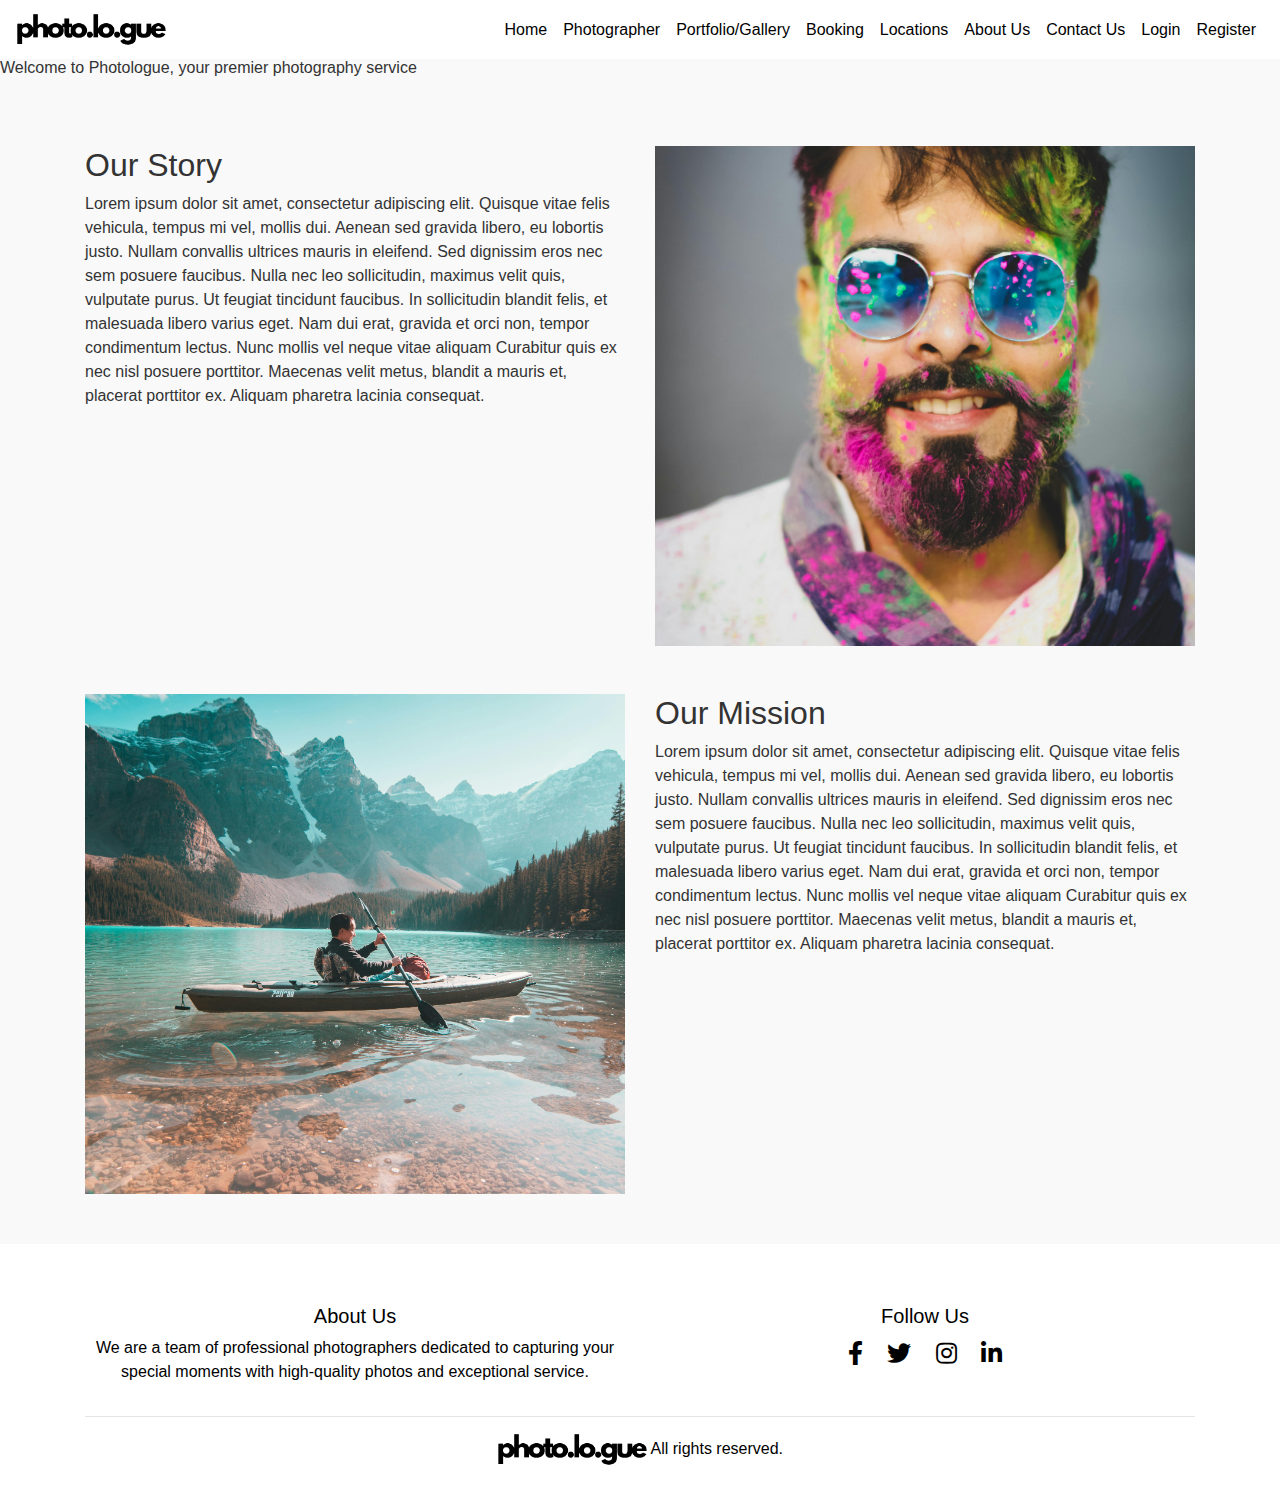
<file: about-us.html>
<!DOCTYPE html>
<html lang="en">

<head>
    <meta charset="UTF-8">
    <meta name="viewport" content="width=device-width, initial-scale=1.0">
    <title>Photologue - About Us</title>
    <link rel="icon" type="image/png" href="./assets/favicon/favicon.ico">
    <link rel="stylesheet" href="https://stackpath.bootstrapcdn.com/bootstrap/4.5.2/css/bootstrap.min.css">
    <link rel="stylesheet" href="https://cdnjs.cloudflare.com/ajax/libs/font-awesome/5.15.3/css/all.min.css">
    <link rel="stylesheet" href="./style.css">
    <style>
        .content {
            padding: 50px 15px;
        }

        .photo-img {
            height: 500px;
            width: 600px;
            object-fit: cover;
        }
    </style>
</head>

<body>
    <!-- Navigation Bar -->
    <nav class="navbar navbar-expand-lg navbar-light fixed-top navbar-custom">
        <a class="navbar-brand" href="#"><img src="./assets/logo-photologue.png" alt="logo-photologue" class="logo"></a>
        <button class="navbar-toggler" type="button" data-toggle="collapse" data-target="#navbarNav"
            aria-controls="navbarNav" aria-expanded="false" aria-label="Toggle navigation">
            <span class="navbar-toggler-icon"></span>
        </button>
        <div class="collapse navbar-collapse" id="navbarNav">
            <ul class="navbar-nav ml-auto">
                <li class="nav-item"><a class="nav-link" href="./home.html">Home</a></li>
                <li class="nav-item"><a class="nav-link" href="./photographer.html">Photographer</a></li>
                <li class="nav-item"><a class="nav-link" href="./galery.html">Portfolio/Gallery</a></li>
                <li class="nav-item"><a class="nav-link" href="./booking.html">Booking</a></li>
                <li class="nav-item"><a class="nav-link" href="./location.html">Locations</a></li>
                <li class="nav-item"><a class="nav-link" href="./about-us.html">About Us</a></li>
                <li class="nav-item"><a class="nav-link" href="http://localhost/phase0/contact-us.html">Contact Us</a></li>
                <li class="nav-item"><a class="nav-link" href="http://localhost/phase0/login.html">Login</a></li>
                <li class="nav-item"><a class="nav-link" href="http://localhost/phase0/register.html">Register</a></li>
            </ul>
        </div>
    </nav>

    <!-- About Us Content -->
    <div class="header">
        <h1>About Us</h1>
        <p>Welcome to Photologue, your premier photography service</p>
    </div>

    <div class="container content">
        <div class="row">
            <div class="col-md-6">
                <h2>Our Story</h2>

                <p>Lorem ipsum dolor sit amet, consectetur adipiscing elit. Quisque vitae felis vehicula, tempus mi vel, mollis dui. Aenean sed gravida libero, eu lobortis justo. Nullam convallis ultrices mauris in eleifend. Sed dignissim eros nec sem posuere faucibus. Nulla nec leo sollicitudin, maximus velit quis, vulputate purus. Ut feugiat tincidunt faucibus. In sollicitudin blandit felis, et malesuada libero varius eget. Nam dui erat, gravida et orci non, tempor condimentum lectus. Nunc mollis vel neque vitae aliquam Curabitur quis ex nec nisl posuere porttitor. Maecenas velit metus, blandit a mauris et, placerat porttitor ex. Aliquam pharetra lacinia consequat.</p>

            </div>
            <div class="col-md-6">
                <img src="./assets/random-portfolio/8.jpg" class="img-fluid photo-img" alt="Our Story">
            </div>
        </div>

        <div class="row mt-5">
            <div class="col-md-6">
                <img src="./assets/random-portfolio/13.jpg" class="img-fluid photo-img" alt="Our Mission">
            </div>
            <div class="col-md-6">
                <h2>Our Mission</h2>

                <p>Lorem ipsum dolor sit amet, consectetur adipiscing elit. Quisque vitae felis vehicula, tempus mi vel, mollis dui. Aenean sed gravida libero, eu lobortis justo. Nullam convallis ultrices mauris in eleifend. Sed dignissim eros nec sem posuere faucibus. Nulla nec leo sollicitudin, maximus velit quis, vulputate purus. Ut feugiat tincidunt faucibus. In sollicitudin blandit felis, et malesuada libero varius eget. Nam dui erat, gravida et orci non, tempor condimentum lectus. Nunc mollis vel neque vitae aliquam Curabitur quis ex nec nisl posuere porttitor. Maecenas velit metus, blandit a mauris et, placerat porttitor ex. Aliquam pharetra lacinia consequat.</p>

            </div>
        </div>
    </div>

    <!-- Footer -->
    <footer class="footer">
        <div class="container">
            <div class="row">
                <div class="col-md-6">
                    <h5>About Us</h5>
                    <p>We are a team of professional photographers dedicated to capturing your special moments with high-quality photos and exceptional service.</p>
                </div>
                <div class="col-md-6">
                    <h5>Follow Us</h5>
                    <div class="social-icons">
                        <a href="#"><i class="fab fa-facebook-f"></i></a>
                        <a href="#"><i class="fab fa-twitter"></i></a>
                        <a href="#"><i class="fab fa-instagram"></i></a>
                        <a href="#"><i class="fab fa-linkedin-in"></i></a>
                    </div>
                </div>
            </div>
            <hr>
            <p> <img src="./assets/logo-photologue.png" alt="logo-photologue" class="logo" srcset=""> All rights reserved.</p>
        </div>
    </footer>

    <script src="https://code.jquery.com/jquery-3.5.1.slim.min.js"></script>
    <script src="https://cdn.jsdelivr.net/npm/@popperjs/core@2.9.2/dist/umd/popper.min.js"></script>
    <script src="https://stackpath.bootstrapcdn.com/bootstrap/4.5.2/js/bootstrap.min.js"></script>
</body>

</html>
</file>
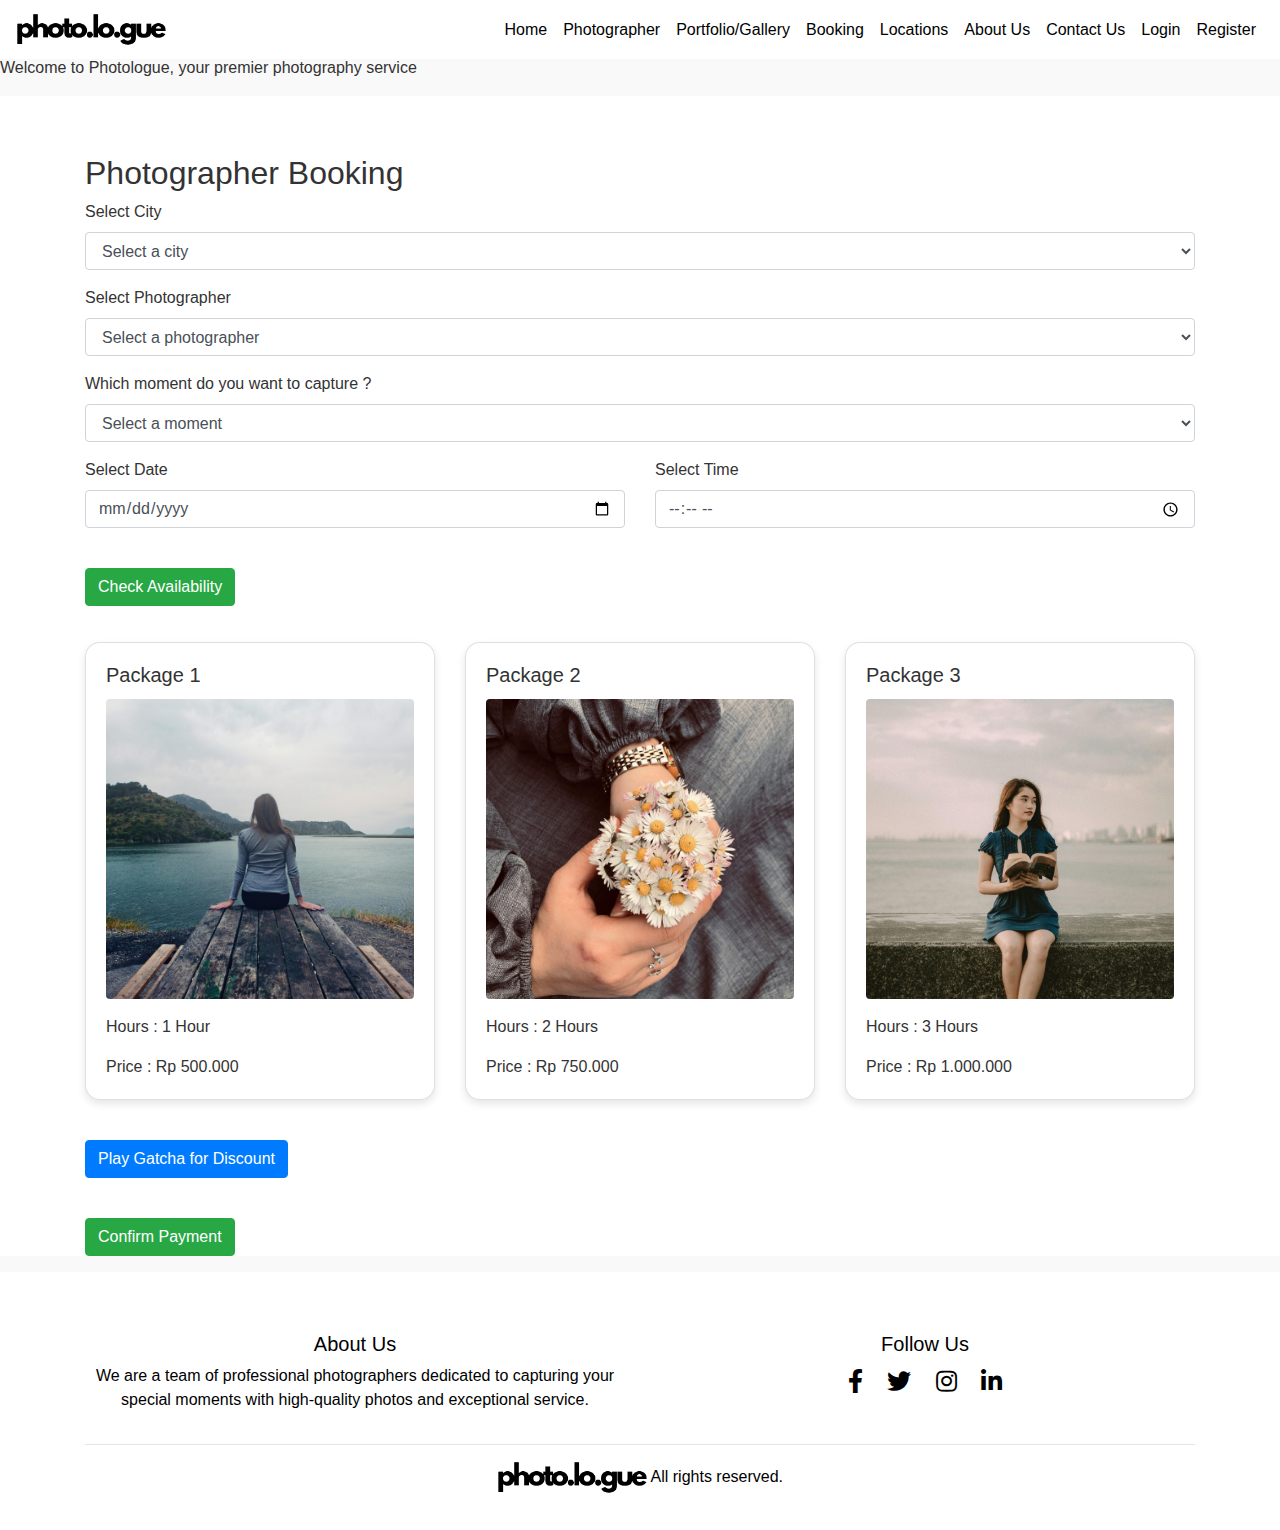
<file: booking.html>
<!DOCTYPE html>
<html lang="en">

<head>
    <meta charset="UTF-8">
    <meta name="viewport" content="width=device-width, initial-scale=1.0">
    <title>Photologue - Booking</title>
    <link rel="icon" type="image/png" href="./assets/favicon/favicon.ico">
    <link rel="stylesheet" href="https://stackpath.bootstrapcdn.com/bootstrap/4.5.2/css/bootstrap.min.css">
    <link rel="stylesheet" href="https://cdnjs.cloudflare.com/ajax/libs/font-awesome/5.15.3/css/all.min.css">
    <link rel="stylesheet" href="./style.css">
    <style>
        .selected {
            background-color: #f0f0f0;
        }

        .photographer-box {
            margin-top: 20px;
            border-radius: 15px;
            box-shadow: 0 4px 8px rgba(0, 0, 0, 0.1);
            transition: transform 0.2s;
            cursor: pointer;
        }

        .photographer-box:hover {
            transform: scale(1.05);
        }

        .photographer-img {
            height: 300px;
            width: 320px;
            object-fit: cover;
        }

        .summary-box {
            background-color: #f0f0f0;
            border: 1px solid #f0f0f0;
            border-radius: 4px;
            padding: 16px;
            box-shadow: 0 4px 8px rgba(0, 0, 0, 0.1);
        }

    </style>
</head>

<body>
    <!-- Navigation Bar -->
    <nav class="navbar navbar-expand-lg navbar-light fixed-top navbar-custom">
        <a class="navbar-brand" href="#"><img src="./assets/logo-photologue.png" alt="logo-photologue" class="logo"></a>
        <button class="navbar-toggler" type="button" data-toggle="collapse" data-target="#navbarNav"
            aria-controls="navbarNav" aria-expanded="false" aria-label="Toggle navigation">
            <span class="navbar-toggler-icon"></span>
        </button>
        <div class="collapse navbar-collapse" id="navbarNav">
            <ul class="navbar-nav ml-auto">
                <li class="nav-item"><a class="nav-link" href="./home.html">Home</a></li>
                <li class="nav-item"><a class="nav-link" href="./photographer.html">Photographer</a></li>
                <li class="nav-item"><a class="nav-link" href="./galery.html">Portfolio/Gallery</a></li>
                <li class="nav-item"><a class="nav-link" href="./booking.html">Booking</a></li>
                <li class="nav-item"><a class="nav-link" href="./location.html">Locations</a></li>
                <li class="nav-item"><a class="nav-link" href="./about-us.html">About Us</a></li>
                <li class="nav-item"><a class="nav-link" href="http://localhost/phase0/contact-us.html">Contact Us</a></li>
                <li class="nav-item"><a class="nav-link" href="http://localhost/phase0/login.html">Login</a></li>
                <li class="nav-item"><a class="nav-link" href="http://localhost/phase0/register.html">Register</a></li>
            </ul>
        </div>
    </nav>

    <!-- Booking Photographer Content -->
    <div class="header">
        <h1>Booking Photographer</h1>
        <p>Welcome to Photologue, your premier photography service</p>
    </div>

    <section class="background">
        <div class="container mt-5">
            <h2>Photographer Booking</h2>
            <form id="bookingForm">

                <!-- Step 1: Select City -->
                <div class="form-group">
                    <label for="city">Select City</label>
                    <select class="form-control" id="city" onchange="loadPhotographers()">
                        <option value="">Select a city</option>
                        <option value="Jakarta">Jakarta</option>
                        <option value="Jogja">Jogja</option>
                        <option value="Bali">Bali</option>
                    </select>
                </div>

                <!-- Step 2: Select Photographer -->
                <div class="form-group">
                    <label for="photographer">Select Photographer</label>
                    <select class="form-control" id="photographer">
                        <option value="">Select a photographer</option>
                    </select>
                </div>

                <!-- Step 4: Select Moment -->
                <div class="form-group">
                    <label for="moment">Which moment do you want to capture ?</label>
                    <select class="form-control" id="moment" >
                        <option value="">Select a moment</option>
                        <option value="Pre Wedding Photoshoot">Pre Wedding Photoshoot</option>
                        <option value="Family Photoshoot">Family Photoshoot</option>
                        <option value="Graduation Photoshoot">Graduation Photoshoot</option>
                        <option value="Maternity Photoshoot">Maternity Photoshoot</option>
                        <option value="Holiday Photoshoot">Holiday Photoshoot</option>
                    </select>
                </div>

                <div class="form-group row">
                    <!-- Step 3: Select Date -->
                    <div class="col-md-6">
                        <label for="date">Select Date</label>
                        <input type="date" class="form-control" id="date" onchange="buttonRefresh()">
                    </div>
                    <!-- Step 4: Select Time -->
                    <div class="col-md-6">
                        <label for="time">Select Time</label>
                        <input type="time" class="form-control" id="time" onchange="buttonRefresh()">
                    </div>
                </div>

                <!-- Step 5: Check Availability -->
                <div class="form-group">
                    <br>
                    <button id="buttonCheckAvailability" type="button" class="btn btn-success" onclick="checkAvailability()">Check Availability</button>
                </div>

                <div id="availabilityStatus"></div>

                <!-- Step 6: Select Package -->
                <div id="packages" class="form-group row">
                    <div class="col-md-4">
                        <div class="card photographer-box">
                            <div class="card-body" onclick="selectPackage('1 hour', 500)">
                                <h5 class="card-title">Package 1</h5>
                                <img src="./assets/random-portfolio/2.jpg" class="img-fluid rounded photographer-img mb-3" alt="Astri">
                                <p class="card-text">Hours : 1 Hour</p>
                                <p class="card-text">Price : Rp 500.000</p>
                            </div>
                        </div>
                    </div>
                    <div class="col-md-4">
                        <div class="card photographer-box">
                            <div class="card-body" onclick="selectPackage('2 hour', 750)">
                                <h5 class="card-title">Package 2</h5>
                                <img src="./assets/random-portfolio/7.jpg" class="img-fluid rounded photographer-img mb-3" alt="Astri">
                                <p class="card-text">Hours : 2 Hours</p>
                                <p class="card-text">Price : Rp 750.000</p>
                            </div>
                        </div>
                    </div>
                    <div class="col-md-4">
                        <div class="card photographer-box">
                            <div class="card-body" onclick="selectPackage('3 hour', 1000)">
                                <h5 class="card-title">Package 3</h5>
                                <img src="./assets/random-portfolio/4.jpg" class="img-fluid rounded photographer-img mb-3" alt="Astri">
                                <p class="card-text">Hours : 3 Hours</p>
                                <p class="card-text">Price : Rp 1.000.000</p>
                            </div>
                        </div>
                    </div>
                </div>
    
                <!-- Step 7: Summary and Total Price -->
                <div id="summary" class="form-group">
                </div>
    
                <!-- Step 8: Gatcha Discount -->
                <div class="form-group">
                    <br>
                    <button type="button" class="btn btn-primary" onclick="playGatcha()">Play Gatcha for Discount</button>
                    <div id="gatchaResult"></div>
                </div>
    
                <!-- Step 9: Confirm Payment And Talk to Photographer -->
                <div class="form-group">
                    <br>
                    <button type="button" class="btn btn-success" onclick="confirmPayment()">Confirm Payment</button>
                </div>
            </form>
        </div>
    </section>

    <!-- Footer -->
    <footer class="footer">
        <div class="container">
            <div class="row">
                <div class="col-md-6">
                    <h5>About Us</h5>
                    <p>We are a team of professional photographers dedicated to capturing your special moments with
                        high-quality photos and exceptional service.</p>
                </div>
                <div class="col-md-6">
                    <h5>Follow Us</h5>
                    <div class="social-icons">
                        <a href="#"><i class="fab fa-facebook-f"></i></a>
                        <a href="#"><i class="fab fa-twitter"></i></a>
                        <a href="#"><i class="fab fa-instagram"></i></a>
                        <a href="#"><i class="fab fa-linkedin-in"></i></a>
                    </div>
                </div>
            </div>
            <hr>
            <p> <img src="./assets/logo-photologue.png" alt="logo-photologue" class="logo" srcset=""> All rights
                reserved.</p>
        </div>
    </footer>

    <script src="https://code.jquery.com/jquery-3.5.1.slim.min.js"></script>
    <script src="https://cdn.jsdelivr.net/npm/@popperjs/core@2.9.2/dist/umd/popper.min.js"></script>
    <script src="https://stackpath.bootstrapcdn.com/bootstrap/4.5.2/js/bootstrap.min.js"></script>

    <script>
        function loadPhotographers() {
            const city = document.getElementById('city').value;
            const photographerSelect = document.getElementById('photographer');
            photographerSelect.innerHTML = '<option value="">Select a photographer</option>';

            if (city) {
                const photographers = {
                    Jakarta: ['Astri', 'Budi'],
                    Jogja: ['Caca', 'Dinda'],
                    Bali: ['Egy', 'Faisal'],
                };

                photographers[city].forEach(photographer => {
                    const option = document.createElement('option');
                    option.value = photographer;
                    option.text = photographer;
                    photographerSelect.add(option);

                });
                
            }


        }

        function buttonRefresh() {
            const buttonCheckAvailability = document.getElementById('buttonCheckAvailability');
            buttonCheckAvailability.disabled = false;
        }


        function checkAvailability() {
            const city = document.getElementById('city').value;
            const photographer = document.getElementById('photographer').value;
            const date = document.getElementById('date').value;
            const time = document.getElementById('time').value;
            const availabilityStatus = document.getElementById('availabilityStatus');
            const buttonCheckAvailability = document.getElementById('buttonCheckAvailability');
            availabilityStatus.innerHTML = '';

            if (city && photographer && date && time) {
                const available = Math.random() >= 0.5;
                const status = document.createElement('p');

                // console.log("available",available)
                
                if (available) {
                    status.textContent = `Photographer ${photographer} is Available ✔️ On ${date} ${time} at ${city}`;
                    buttonCheckAvailability.disabled = true;
                } else {
                    status.textContent = `Photographer ${photographer} is Unavailable ❌ On ${date} ${time} at ${city}`;
                    buttonCheckAvailability.disabled = true;
                }

                availabilityStatus.appendChild(status);
                
            } else {
                confirm(`To proceed, please complete this form first. Thank you!`)
            }
            
        }

        function selectPackage(duration, price) {
            const city = document.getElementById('city').value;
            const photographer = document.getElementById('photographer').value;
            const date = document.getElementById('date').value;
            const time = document.getElementById('time').value;

            if (city && photographer && date && time) {
                const packages = document.querySelectorAll('card-body');
                packages.forEach(pkg => pkg.classList.remove('selected'));

                event.currentTarget.classList.add('selected');
                document.getElementById('summary').innerHTML = `
                    <br>
                    <div class="card summary-box">
                        <div class="card-body">
                            <h4>Summary</h4>
                            <p>City: ${document.getElementById('city').value}</p>
                            <p>Photographer: ${document.getElementById('photographer').value}</p>
                            <p>Moment: ${document.getElementById('moment').value}</p>
                            <p>Package: ${duration}</p>
                            <p value="${price}" id="totalPrice">Total Price: Rp.${price}.000</p>
                        </div>
                    </div>`;
            } else {
                confirm(`To proceed, please complete this form first. Thank you!`)
            }

            
        }

        function playGatcha() {
            const city = document.getElementById('city').value;
            const photographer = document.getElementById('photographer').value;
            const date = document.getElementById('date').value;
            const time = document.getElementById('time').value;

            if (city && photographer && date && time) {
                const discounts = [0, 10, 25, 30];
                const result = discounts[Math.floor(Math.random() * discounts.length)];
                const gatchaResult = document.getElementById('gatchaResult');
                const totalPrice = document.getElementById('totalPrice');
                const discountPrice = totalPrice.getAttribute("value") * (result / 100);
                const newPrice = totalPrice.getAttribute("value") - discountPrice;
                // console.log(totalPrice / result);
                if (result > 0) {
                    gatchaResult.innerHTML = `<br><p value="${newPrice}" id="gatchaPrice">You win discount of ${result}% or Rp. ${discountPrice}.000 and this is the new price: Rp. ${newPrice}.000</p>`;
                } else {
                    gatchaResult.innerHTML = `<br><p value="${totalPrice.getAttribute("value")}" id="gatchaPrice">You did not win discount!</p>`;
                }
            } else {
                confirm(`To proceed, please complete this form first. Thank you!`)
            }

        }

        function confirmPayment() {
            const city = document.getElementById('city').value;
            const photographer = document.getElementById('photographer').value;
            const date = document.getElementById('date').value;
            const time = document.getElementById('time').value;

            if (city && photographer && date && time) {
                const gatchaPrice = document.getElementById('gatchaPrice').getAttribute("value");
            
                if (confirm(`Your Payment Rp. ${gatchaPrice}.000 is successful, Please Confirmation to Whatsapp`)) {
                    window.location.href = `https://wa.me/6285894999562?text=Yay%21%20Thank%20you%20for%20payment.%20Our%20Photologue%20Team%20will%20be%20in%20touch%20with%20you%20shortly%21`;
                }
            } else {
                confirm(`To proceed, please complete this form first. Thank you!`)
            }
        }
    </script>
</body>

</html>
</file>
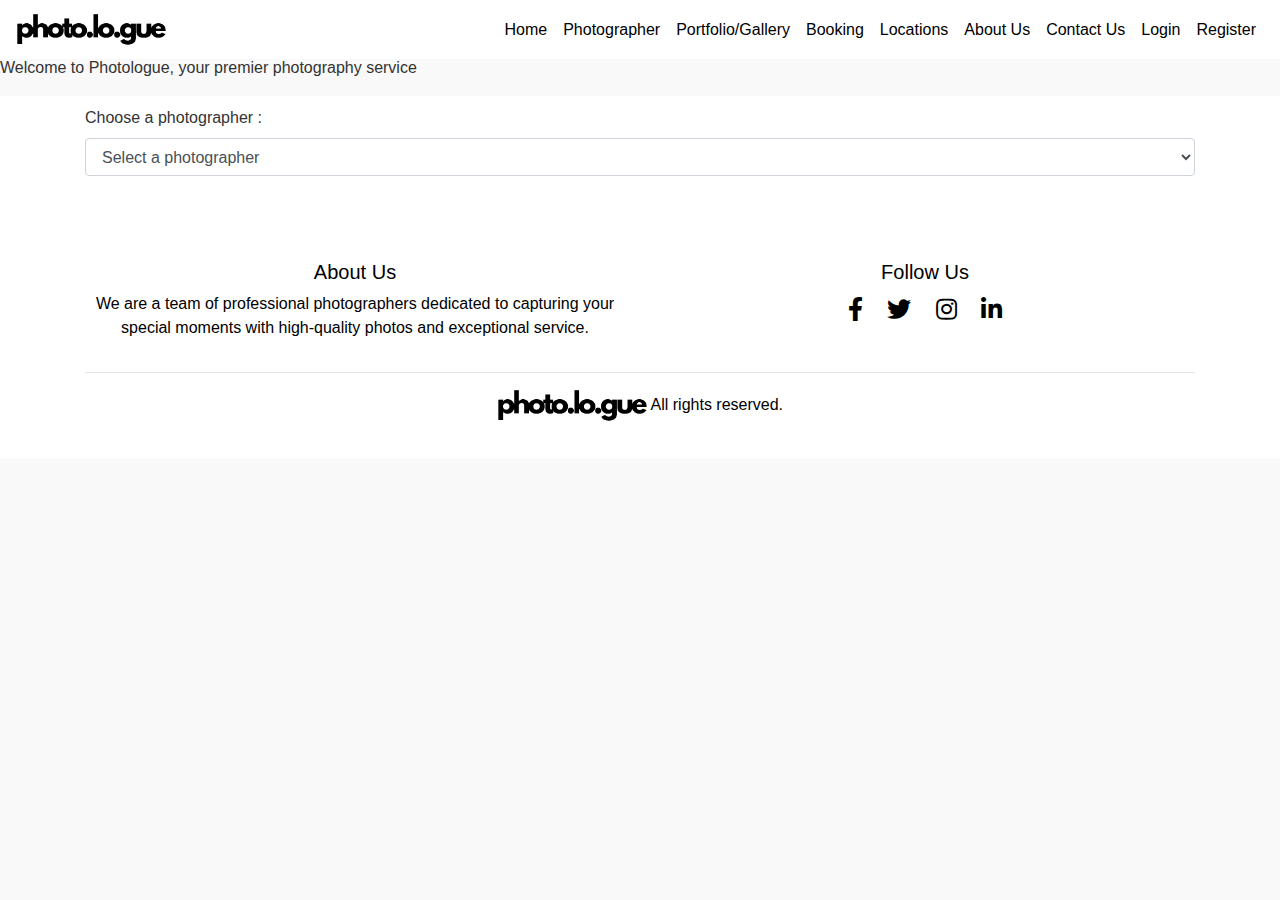
<file: galery.html>
<!DOCTYPE html>
<html lang="en">

<head>
    <meta charset="UTF-8">
    <meta name="viewport" content="width=device-width, initial-scale=1.0">
    <title>Photologue - Portfolio/Gallery</title>
    <link rel="icon" type="image/png" href="./assets/favicon/favicon.ico">
    <link rel="stylesheet" href="https://stackpath.bootstrapcdn.com/bootstrap/4.5.2/css/bootstrap.min.css">
    <link rel="stylesheet" href="https://cdnjs.cloudflare.com/ajax/libs/font-awesome/5.15.3/css/all.min.css">
    <link rel="stylesheet" href="./style.css">
    <style>
        .gallery-img {
            height: 500px;
            width: 320px;
            object-fit: cover;
        }
    </style>
</head>

<body>
    <!-- Navigation Bar -->
    <nav class="navbar navbar-expand-lg navbar-light fixed-top navbar-custom">
        <a class="navbar-brand" href="#"><img src="./assets/logo-photologue.png" alt="logo-photologue" class="logo"></a>
        <button class="navbar-toggler" type="button" data-toggle="collapse" data-target="#navbarNav"
            aria-controls="navbarNav" aria-expanded="false" aria-label="Toggle navigation">
            <span class="navbar-toggler-icon"></span>
        </button>
        <div class="collapse navbar-collapse" id="navbarNav">
            <ul class="navbar-nav ml-auto">
                <li class="nav-item"><a class="nav-link" href="./home.html">Home</a></li>
                <li class="nav-item"><a class="nav-link" href="./photographer.html">Photographer</a></li>
                <li class="nav-item"><a class="nav-link" href="./galery.html">Portfolio/Gallery</a></li>
                <li class="nav-item"><a class="nav-link" href="./booking.html">Booking</a></li>
                <li class="nav-item"><a class="nav-link" href="./location.html">Locations</a></li>
                <li class="nav-item"><a class="nav-link" href="./about-us.html">About Us</a></li>
                <li class="nav-item"><a class="nav-link" href="http://localhost/phase0/contact-us.html">Contact Us</a></li>
                <li class="nav-item"><a class="nav-link" href="http://localhost/phase0/login.html">Login</a></li>
                <li class="nav-item"><a class="nav-link" href="http://localhost/phase0/register.html">Register</a></li>
            </ul>
        </div>
    </nav>

    <!-- Portfolio/Gallery Content -->
    <div class="header">
        <h1>Portfolio/Gallery</h1>
        <p>Welcome to Photologue, your premier photography service</p>
    </div>

    <section class="background">
        <div class="container">
            <div class="row">
                <div class="col-md-12">
                    <label for="photographer-select">Choose a photographer :</label>
                    <select id="photographer-select" class="form-control" onchange="photographerSelect()">
                        <option value="" selected disabled>Select a photographer</option>
                        <option value="astri">Astri - Location : Jakarta</option>
                        <option value="budi">Budi - Location : Jakarta</option>
                        <option value="caca">Caca - Location : Jogja</option>
                        <option value="dinda">Dinda - Location : Jogja</option>
                        <option value="egy">Egy - Location : Bali</option>
                        <option value="faisal">Faisal - Location : Bali</option>
                    </select>
                </div>
            </div>
            <div id="portfolio" class="row mt-4">
                <!-- Portfolio images akan tampil disini-->
            </div>
        </div>
    </section>

    <!-- Footer -->
    <footer class="footer">
        <div class="container">
            <div class="row">
                <div class="col-md-6">
                    <h5>About Us</h5>
                    <p>We are a team of professional photographers dedicated to capturing your special moments with
                        high-quality photos and exceptional service.</p>
                </div>
                <div class="col-md-6">
                    <h5>Follow Us</h5>
                    <div class="social-icons">
                        <a href="#"><i class="fab fa-facebook-f"></i></a>
                        <a href="#"><i class="fab fa-twitter"></i></a>
                        <a href="#"><i class="fab fa-instagram"></i></a>
                        <a href="#"><i class="fab fa-linkedin-in"></i></a>
                    </div>
                </div>
            </div>
            <hr>
            <p> <img src="./assets/logo-photologue.png" alt="logo-photologue" class="logo"> All rights reserved.</p>
        </div>
    </footer>

    <script src="https://code.jquery.com/jquery-3.5.1.slim.min.js"></script>
    <script src="https://cdn.jsdelivr.net/npm/@popperjs/core@2.9.2/dist/umd/popper.min.js"></script>
    <script src="https://stackpath.bootstrapcdn.com/bootstrap/4.5.2/js/bootstrap.min.js"></script>
    <script>
        const photographers = {
            astri: [
                './assets/portfolio/portfolioAstri1.jpg',
                './assets/portfolio/portfolioAstri2.jpg',
                './assets/portfolio/portfolioAstri3.jpg'
            ],
            budi: [
                './assets/portfolio/portfolioBudi1.jpg',
                './assets/portfolio/portfolioBudi2.jpg',
                './assets/portfolio/portfolioBudi3.jpg'
            ],
            caca: [
                './assets/portfolio/portfolioCaca1.jpg',
                './assets/portfolio/portfolioCaca2.jpg',
                './assets/portfolio/portfolioCaca3.jpg'
            ],
            dinda: [
                './assets/portfolio/portfolioDinda1.jpg',
                './assets/portfolio/portfolioDinda2.jpg',
                './assets/portfolio/portfolioDinda3.jpg'
            ],
            egy: [
                './assets/portfolio/portfolioEgy1.jpg',
                './assets/portfolio/portfolioEgy2.jpg',
                './assets/portfolio/portfolioEgy3.jpg'
            ],
            faisal: [
                './assets/portfolio/portfolioFaisal1.jpg',
                './assets/portfolio/portfolioFaisal2.jpg',
                './assets/portfolio/portfolioFaisal3.jpg'
            ]
        };

        function photographerSelect() {
            const photographerSelect = document.getElementById("photographer-select").value;
            const portfolio = document.getElementById('portfolio');
            portfolio.innerHTML = '';

            if (photographers[photographerSelect]) {

                photographers[photographerSelect].forEach(imageUrl => {

                    const portfoliohtml = `
                        <div class="col-md-4">
                            <img src="${imageUrl}" class="img-fluid gallery-img rounded">
                        </div>`;
                    // append ke html id "product-cards"
                    portfolio.innerHTML += portfoliohtml;
                
                });
            }
        }
    </script>
</body>

</html>
</file>
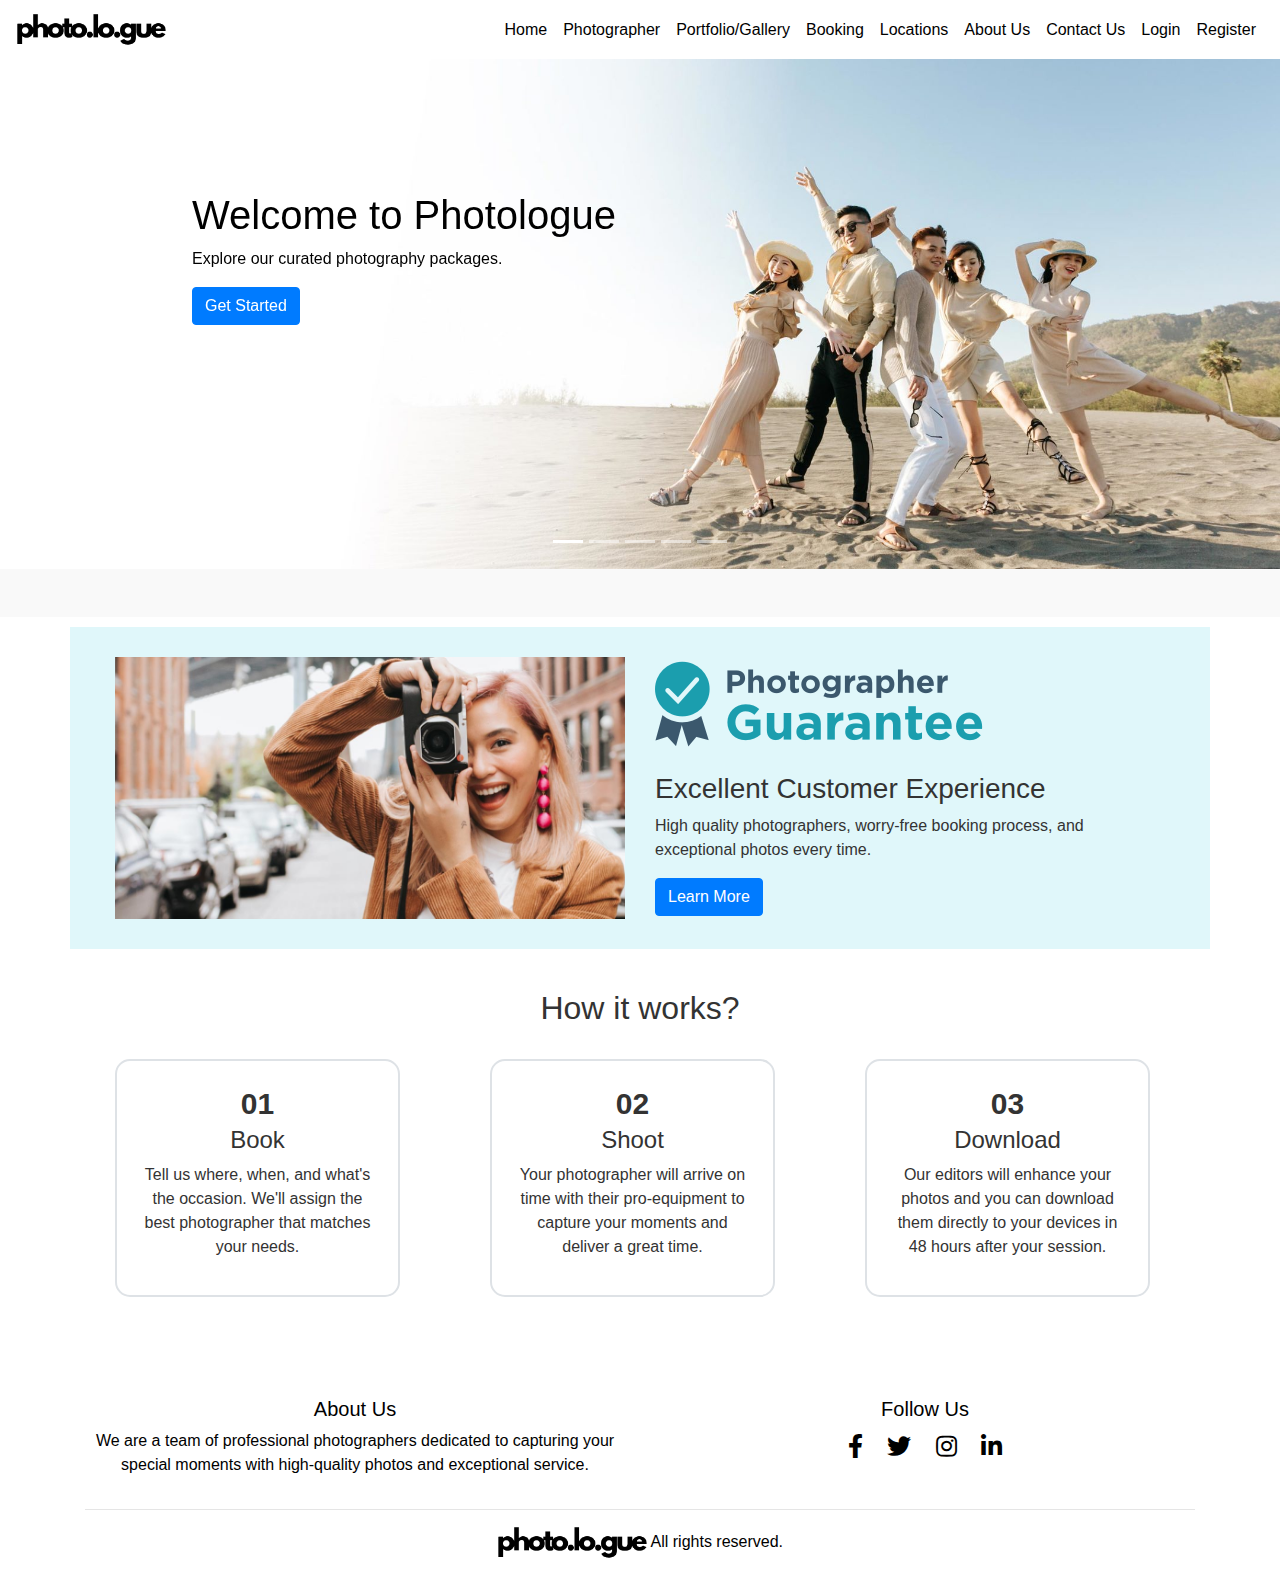
<file: home.html>
<!DOCTYPE html>
<html lang="en">

<head>
    <meta charset="UTF-8">
    <meta name="viewport" content="width=device-width, initial-scale=1.0">
    <title>Photologue - Home</title>
    <link rel="icon" type="image/png" href="./assets/favicon/favicon.ico">
    <link rel="stylesheet" href="https://stackpath.bootstrapcdn.com/bootstrap/4.5.2/css/bootstrap.min.css">
    <link rel="stylesheet" href="https://cdnjs.cloudflare.com/ajax/libs/font-awesome/5.15.3/css/all.min.css">
    <link rel="stylesheet" href="./style.css">
</head>

<body>
    <!-- Navigation Bar -->
    <nav class="navbar navbar-expand-lg navbar-light fixed-top navbar-custom">
        <a class="navbar-brand" href="#"><img src="./assets/logo-photologue.png" alt="logo-photologue" class="logo"></a>
        <button class="navbar-toggler" type="button" data-toggle="collapse" data-target="#navbarNav"
            aria-controls="navbarNav" aria-expanded="false" aria-label="Toggle navigation">
            <span class="navbar-toggler-icon"></span>
        </button>
        <div class="collapse navbar-collapse" id="navbarNav">
            <ul class="navbar-nav ml-auto">
                <li class="nav-item"><a class="nav-link" href="./home.html">Home</a></li>
                <li class="nav-item"><a class="nav-link" href="./photographer.html">Photographer</a></li>
                <li class="nav-item"><a class="nav-link" href="./galery.html">Portfolio/Gallery</a></li>
                <li class="nav-item"><a class="nav-link" href="./booking.html">Booking</a></li>
                <li class="nav-item"><a class="nav-link" href="./location.html">Locations</a></li>
                <li class="nav-item"><a class="nav-link" href="./about-us.html">About Us</a></li>
                <li class="nav-item"><a class="nav-link" href="http://localhost/phase0/contact-us.html">Contact Us</a></li>
                <li class="nav-item"><a class="nav-link" href="http://localhost/phase0/login.html">Login</a></li>
                <li class="nav-item"><a class="nav-link" href="http://localhost/phase0/register.html">Register</a></li>
            </ul>
        </div>
    </nav>

    <!-- Home Page Content -->
    <!-- Hook Section -->
    <!-- Slider gambar menggunakan carousel Bootstrap -->
    <div id="carouselExampleIndicators" class="carousel slide" data-ride="carousel">
        <ol class="carousel-indicators">
            <li data-target="#carouselExampleIndicators" data-slide-to="0" class="active"></li>
            <li data-target="#carouselExampleIndicators" data-slide-to="1"></li>
            <li data-target="#carouselExampleIndicators" data-slide-to="2"></li>
            <li data-target="#carouselExampleIndicators" data-slide-to="3"></li>
            <li data-target="#carouselExampleIndicators" data-slide-to="4"></li>
        </ol>
        <div class="carousel-inner">
            <div class="carousel-item active">
                <img src="./assets/car1.jpg" class="d-block w-100" alt="Image 1">
                <div class="carousel-caption">
                    <h1>Welcome to Photologue</h1>
                    <p>Explore our curated photography packages.</p>
                    <button class="btn btn-primary">Get Started</button>
                </div>
            </div>
            <div class="carousel-item">
                <img src="./assets/car2.jpg" class="d-block w-100" alt="Image 2">
                <div class="carousel-caption">
                    <h1>Capture Every Precious <br> Moment With Us</h1>
                    <p>Book your photographer today!</p>
                    <button class="btn btn-primary">Learn More</button>
                </div>
            </div>
            <div class="carousel-item">
                <img src="./assets/car6.jpg" class="d-block w-100" alt="Image 3">
                <div class="carousel-caption">
                    <h1>Discover New Memories</h1>
                    <p>Get expert photographers and amazing photos.</p>
                    <button class="btn btn-primary">Contact Us</button>
                </div>
            </div>
            <div class="carousel-item">
                <img src="./assets/car4.jpg" class="d-block w-100" alt="Image 4">
                <div class="carousel-caption">
                    <h1>Capture Moments</h1>
                    <p>Let our photographers capture your memories.</p>
                    <button class="btn btn-primary">Book Now</button>
                </div>
            </div>
            <div class="carousel-item">
                <img src="./assets/car5.jpg" class="d-block w-100" alt="Image 5">
                <div class="carousel-caption">
                    <h1>Professional Services</h1>
                    <p>Hire our professional photographers for any occasion.</p>
                    <button class="btn btn-primary">Learn More</button>
                </div>
            </div>
        </div>
    </div>

    <!-- guarantee -->
    <br>
    <br>
    <section class="background">
        <div class="container">
            <div class="guarantee-section row align-items-center">
                <div class="col-md-6">
                    <img src="./assets/guarantee.jpg" alt="Photographer" class="img-fluid">
                </div>
                <div class="col-md-6">
                    <img src="./assets/guarantee_photographer.png" alt="">
                    <br>
                    <br>
                    <h3>Excellent Customer Experience</h3>
                    <p>High quality photographers, worry-free booking process, and exceptional photos every time.
                    </p>
                    <a href="#" class="btn btn-primary">Learn More</a>
                </div>
            </div>
            <div class="how-it-works-section">
                <h2>How it works?</h2>
                <br>
                <div class="row">
                    <div class="col-md-3 step">
                        <div class="step-number">01</div>
                        <h4>Book</h4>
                        <p>Tell us where, when, and what's the occasion. We'll assign the best photographer that matches
                            your needs.</p>
                    </div>
                    <div class="col-md-3 step">
                        <div class="step-number">02</div>
                        <h4>Shoot</h4>
                        <p>Your photographer will arrive on time with their pro-equipment to capture your moments and
                            deliver a great time.</p>
                    </div>
                    <div class="col-md-3 step">
                        <div class="step-number">03</div>
                        <h4>Download</h4>
                        <p>Our editors will enhance your photos and you can download them directly to your devices in 48
                            hours after your session.</p>
                    </div>
                </div>
            </div>
        </div>
    </section>

    <!-- Footer -->
    <footer class="footer">
        <div class="container">
            <div class="row">
                <div class="col-md-6">
                    <h5>About Us</h5>
                    <p>We are a team of professional photographers dedicated to capturing your special moments with high-quality photos and exceptional service.</p>
                </div>
                <div class="col-md-6">
                    <h5>Follow Us</h5>
                    <div class="social-icons">
                        <a href="#"><i class="fab fa-facebook-f"></i></a>
                        <a href="#"><i class="fab fa-twitter"></i></a>
                        <a href="#"><i class="fab fa-instagram"></i></a>
                        <a href="#"><i class="fab fa-linkedin-in"></i></a>
                    </div>
                </div>
            </div>
            <hr>
            <p> <img src="./assets/logo-photologue.png" alt="logo-photologue" class="logo"> All rights reserved.</p>
        </div>
    </footer>

    <script src="https://code.jquery.com/jquery-3.5.1.slim.min.js"></script>
    <script src="https://cdn.jsdelivr.net/npm/@popperjs/core@2.9.2/dist/umd/popper.min.js"></script>
    <script src="https://stackpath.bootstrapcdn.com/bootstrap/4.5.2/js/bootstrap.min.js"></script>
    <script src="./index.js"></script>
</body>

</html>
</file>
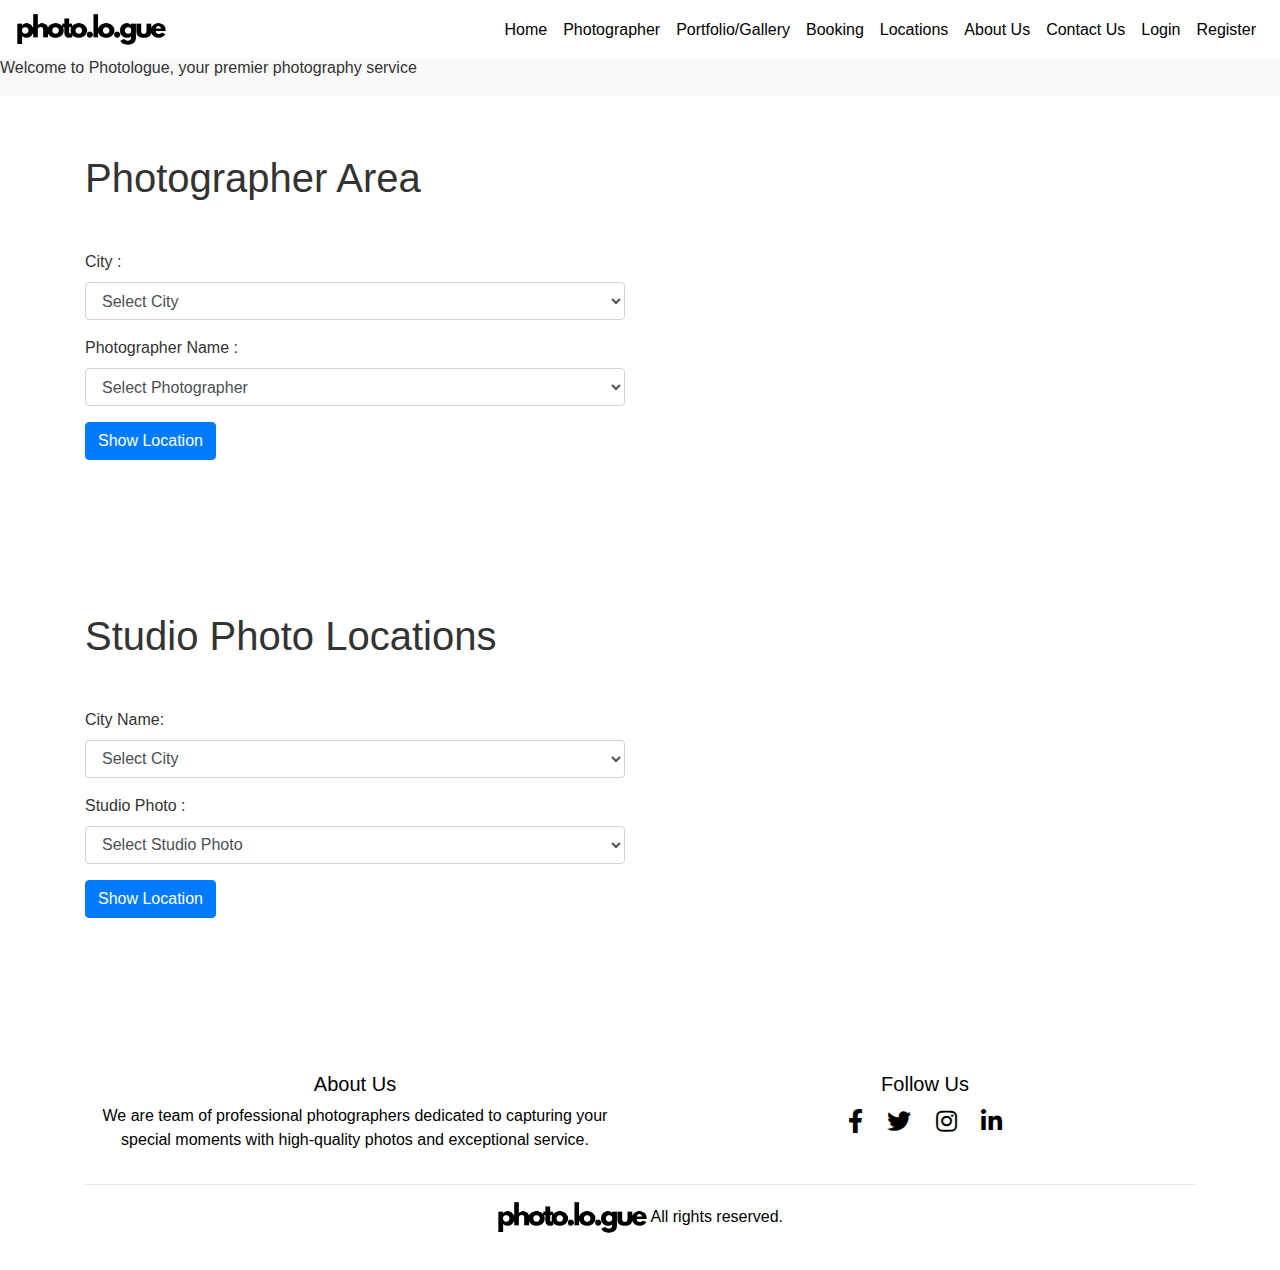
<file: location.html>
<!DOCTYPE html>
<html lang="en">

<head>
    <meta charset="UTF-8">
    <meta name="viewport" content="width=device-width, initial-scale=1.0">
    <title>Photologue - Location</title>
    <link rel="icon" type="image/png" href="./assets/favicon/favicon.ico">
    <link rel="stylesheet" href="https://stackpath.bootstrapcdn.com/bootstrap/4.5.2/css/bootstrap.min.css">
    <link rel="stylesheet" href="https://cdnjs.cloudflare.com/ajax/libs/font-awesome/5.15.3/css/all.min.css">
    <link rel="stylesheet" href="./style.css">
    <style>
        .map-container {
            position: relative;
            width: 100%;
            padding-bottom: 56.25%;
            height: 0;
            overflow: hidden;
        }

        .map-container iframe {
            position: absolute;
            top: 0;
            left: 0;
            width: 100%;
            height: 100%;
        }
    </style>
</head>

<body>
    <!-- Navigation Bar -->
    <nav class="navbar navbar-expand-lg navbar-light fixed-top navbar-custom">
        <a class="navbar-brand" href="#"><img src="./assets/logo-photologue.png" alt="logo-photologue" class="logo"></a>
        <button class="navbar-toggler" type="button" data-toggle="collapse" data-target="#navbarNav"
            aria-controls="navbarNav" aria-expanded="false" aria-label="Toggle navigation">
            <span class="navbar-toggler-icon"></span>
        </button>
        <div class="collapse navbar-collapse" id="navbarNav">
            <ul class="navbar-nav ml-auto">
                <li class="nav-item"><a class="nav-link" href="./home.html">Home</a></li>
                <li class="nav-item"><a class="nav-link" href="./photographer.html">Photographer</a></li>
                <li class="nav-item"><a class="nav-link" href="./galery.html">Portfolio/Gallery</a></li>
                <li class="nav-item"><a class="nav-link" href="./booking.html">Booking</a></li>
                <li class="nav-item"><a class="nav-link" href="./location.html">Locations</a></li>
                <li class="nav-item"><a class="nav-link" href="./about-us.html">About Us</a></li>
                <li class="nav-item"><a class="nav-link" href="http://localhost/phase0/contact-us.html">Contact Us</a></li>
                <li class="nav-item"><a class="nav-link" href="http://localhost/phase0/login.html">Login</a></li>
                <li class="nav-item"><a class="nav-link" href="http://localhost/phase0/register.html">Register</a></li>
            </ul>
        </div>
    </nav>

    <!-- Location Content -->
    <div class="header">
        <h1>Location</h1>
        <p>Welcome to Photologue, your premier photography service</p>
    </div>

    <!-- Photographer Homebase -->
    <section class="background">
        <div class="container mt-5">
            <h1 class="text-left mb-5">Photographer Area</h1>
            <div class="row">
                <div class="col-md-6">
                    <div class="form-group">
                        <label for="city-select-photographer">City :</label>
                        <select id="city-select-photographer" class="form-control" onchange="listPhotographerName()">
                            <option value="">Select City</option>
                            <option value="Jakarta">Jakarta</option>
                            <option value="Jogja">Jogja</option>
                            <option value="Bali">Bali</option>
                        </select>
                    </div>
                    <div class="form-group" id="photographer-container">
                        <label for="photographer-select">Photographer Name :</label>
                        <select id="photographer-select" class="form-control">
                            <option value="">Select Photographer</option>
                        </select>
                    </div>
                    <button id="show-location-photographer" class="btn btn-primary" onclick="showLocationPhotographer()">Show Location</button>
                </div>
                <div class="col-md-6">
                    <div class="map-container">
                        <iframe id="photographer-map"
                            src="https://www.google.com/maps/embed?pb=!1m18!1m12!1m3!1d3966.023158084087!2d106.77912957593634!3d-6.260679693727886!2m3!1f0!2f0!3f0!3m2!1i1024!2i768!4f13.1!3m3!1m2!1s0x2e69f1a8713ce207%3A0x2c3ea1f4a28bfac5!2sHacktiv8!5e0!3m2!1sid!2sid!4v1719985873771!5m2!1sid!2sid"
                            frameborder="0" style="border:0;" allowfullscreen="" aria-hidden="false"
                            tabindex="0" loading="lazy" referrerpolicy="no-referrer-when-downgrade"></iframe>
                    </div>
                </div>
            </div>
        </div>
    </section>

    <!-- Location Content -->
    <section class="background">
        <div class="container mt-5">
            <h1 class="text-left mb-5">Studio Photo Locations</h1>
            <div class="row">
                <div class="col-md-6">
                    <div class="form-group">
                        <label for="city-select-studio">City Name:</label>
                        <select id="city-select-studio" class="form-control" onchange="listStudio()">
                            <option value="">Select City</option>
                            <option value="Jakarta">Jakarta</option>
                            <option value="Jogja">Jogja</option>
                            <option value="Bali">Bali</option>
                        </select>
                    </div>
                    <div class="form-group" id="studio-container">
                        <label for="studio-select">Studio Photo :</label>
                        <select id="studio-select" class="form-control">
                            <option value="">Select Studio Photo</option>
                        </select>
                    </div>
                    <button id="show-location-studio" class="btn btn-primary" onclick="showLocationStudio()" >Show Location</button>
                </div>
                <div class="col-md-6">
                    <div class="map-container">
                        <iframe id="studio-map"
                            src="https://www.google.com/maps/embed?pb=!1m18!1m12!1m3!1d3966.023158084087!2d106.77912957593634!3d-6.260679693727886!2m3!1f0!2f0!3f0!3m2!1i1024!2i768!4f13.1!3m3!1m2!1s0x2e69f1a8713ce207%3A0x2c3ea1f4a28bfac5!2sHacktiv8!5e0!3m2!1sid!2sid!4v1719985873771!5m2!1sid!2sid"
                            frameborder="0" style="border:0;" allowfullscreen="" aria-hidden="false" tabindex="0" loading="lazy" referrerpolicy="no-referrer-when-downgrade"></iframe>
                    </div>
                </div>
            </div>
        </div>
    </section>

    <!-- Footer -->
    <footer class="footer">
        <div class="container">
            <div class="row">
                <div class="col-md-6">
                    <h5>About Us</h5>
                    <p>We are team of professional photographers dedicated to capturing your special moments with
                        high-quality photos and exceptional service.</p>
                </div>
                <div class="col-md-6">
                    <h5>Follow Us</h5>
                    <div class="social-icons">
                        <a href="#"><i class="fab fa-facebook-f"></i></a>
                        <a href="#"><i class="fab fa-twitter"></i></a>
                        <a href="#"><i class="fab fa-instagram"></i></a>
                        <a href="#"><i class="fab fa-linkedin-in"></i></a>
                    </div>
                </div>
            </div>
            <hr>
            <p><img src="./assets/logo-photologue.png" alt="logo-photologue" class="logo" srcset=""> All rights reserved.</p>
        </div>
    </footer>

    <script src="https://code.jquery.com/jquery-3.5.1.slim.min.js"></script>
    <script src="https://cdn.jsdelivr.net/npm/@popperjs/core@2.9.2/dist/umd/popper.min.js"></script>
    <script src="https://stackpath.bootstrapcdn.com/bootstrap/4.5.2/js/bootstrap.min.js"></script>

    <script>
        // Photographer Code
        const locationsPhotographer = [
            { city: "Jakarta", photographer: [
                { name: "Astri", url: "https://www.google.com/maps/embed?pb=!1m18!1m12!1m3!1d126920.24102052208!2d106.7471170209447!3d-6.229740108077189!2m3!1f0!2f0!3f0!3m2!1i1024!2i768!4f13.1!3m3!1m2!1s0x2e69f3e945e34b9d%3A0x5371bf0fdad786a2!2sJakarta%2C%20Daerah%20Khusus%20Ibukota%20Jakarta!5e0!3m2!1sid!2sid!4v1720027195892!5m2!1sid!2sid" },
                { name: "Budi", url: "https://www.google.com/maps/embed?pb=!1m18!1m12!1m3!1d126920.24102052208!2d106.7471170209447!3d-6.229740108077189!2m3!1f0!2f0!3f0!3m2!1i1024!2i768!4f13.1!3m3!1m2!1s0x2e69f3e945e34b9d%3A0x5371bf0fdad786a2!2sJakarta%2C%20Daerah%20Khusus%20Ibukota%20Jakarta!5e0!3m2!1sid!2sid!4v1720027195892!5m2!1sid!2sid" }
            ]},
            { city: "Jogja", photographer: [
                { name: "Caca", url: "https://www.google.com/maps/embed?pb=!1m18!1m12!1m3!1d31622.985314746264!2d110.3542453669268!3d-7.803249951880556!2m3!1f0!2f0!3f0!3m2!1i1024!2i768!4f13.1!3m3!1m2!1s0x2e7a5787bd5b6bc5%3A0x21723fd4d3684f71!2sYogyakarta%2C%20Kota%20Yogyakarta%2C%20Daerah%20Istimewa%20Yogyakarta!5e0!3m2!1sid!2sid!4v1720027222587!5m2!1sid!2sid" },
                { name: "Dinda", url: "https://www.google.com/maps/embed?pb=!1m18!1m12!1m3!1d31622.985314746264!2d110.3542453669268!3d-7.803249951880556!2m3!1f0!2f0!3f0!3m2!1i1024!2i768!4f13.1!3m3!1m2!1s0x2e7a5787bd5b6bc5%3A0x21723fd4d3684f71!2sYogyakarta%2C%20Kota%20Yogyakarta%2C%20Daerah%20Istimewa%20Yogyakarta!5e0!3m2!1sid!2sid!4v1720027222587!5m2!1sid!2sid" }
            ]},
            { city: "Bali", photographer: [
                { name: "Egy", url: "https://www.google.com/maps/embed?pb=!1m18!1m12!1m3!1d505145.87573797145!2d114.74192991855412!3d-8.45533347717156!2m3!1f0!2f0!3f0!3m2!1i1024!2i768!4f13.1!3m3!1m2!1s0x2dd141d3e8100fa1%3A0x24910fb14b24e690!2sBali!5e0!3m2!1sid!2sid!4v1720027281573!5m2!1sid!2sid" },
                { name: "Faisal", url: "https://www.google.com/maps/embed?pb=!1m18!1m12!1m3!1d505145.87573797145!2d114.74192991855412!3d-8.45533347717156!2m3!1f0!2f0!3f0!3m2!1i1024!2i768!4f13.1!3m3!1m2!1s0x2dd141d3e8100fa1%3A0x24910fb14b24e690!2sBali!5e0!3m2!1sid!2sid!4v1720027281573!5m2!1sid!2sid" }
            ]}
        ];

        const citySelectPhotographer = document.getElementById("city-select-photographer");
        const photographerSelect = document.getElementById("photographer-select");
        const photographerMap = document.getElementById("photographer-map");

        function listPhotographerName() {
            const selectedCity = citySelectPhotographer.value;
            photographerSelect.innerHTML = "<option>Select Photographer</option>";
            locationsPhotographer.forEach(location => {
                if (location.city === selectedCity) {
                    location.photographer.forEach(namaPhotographer => {
                        const option = document.createElement("option");
                        option.value = namaPhotographer.name;
                        option.textContent = namaPhotographer.name;
                        photographerSelect.appendChild(option);      
                    });
                }
            });
        };

        function showLocationPhotographer() {
            const selectedCity = citySelectPhotographer.value;
            const selectedPhotographer = photographerSelect.value;
            console.log("selectedCity", selectedCity);
            console.log("selectedPhotographer", selectedPhotographer);

            if (selectedCity && selectedPhotographer) {
                locationsPhotographer.forEach(location => {
                    if (location.city === selectedCity) {
                        location.photographer.forEach(namaPhotographer => {
                            if (namaPhotographer.name === selectedPhotographer) {
                                photographerMap.src = namaPhotographer.url;
                                console.log("namaPhotographer.url", namaPhotographer.url);
                            }
                        });
                    }
                });
            } else {
                alert("Please Select City and Photographer");
            }

        };

        // Studio Photo Code
        const locationsStudio = [
            { city: "Jakarta", studio: [
                { name: "Skala Rental Studio", url: "https://www.google.com/maps/embed?pb=!1m18!1m12!1m3!1d3966.3790240479716!2d106.77638227593617!3d-6.213641593774297!2m3!1f0!2f0!3f0!3m2!1i1024!2i768!4f13.1!3m3!1m2!1s0x2e69f700502c275f%3A0xa1ee4736cc5b5e6e!2sSkala%20Rental%20Studio!5e0!3m2!1sid!2sid!4v1720026454828!5m2!1sid!2sid" },
                { name: "Louvre Photography", url: "https://www.google.com/maps/embed?pb=!1m18!1m12!1m3!1d3966.065665092442!2d106.8052294853507!3d-6.255079677575531!2m3!1f0!2f0!3f0!3m2!1i1024!2i768!4f13.1!3m3!1m2!1s0x2e69f18851c5e953%3A0x70a8f2a9581299ed!2sLouvre%20Photography!5e0!3m2!1sid!2sid!4v1720026500428!5m2!1sid!2sid" }
            ]},
            { city: "Jogja", studio: [
                { name: "Studio 9 Yogyakarta", url: "https://www.google.com/maps/embed?pb=!1m18!1m12!1m3!1d3954.4073008770547!2d110.31868697594632!3d-7.639272792376661!2m3!1f0!2f0!3f0!3m2!1i1024!2i768!4f13.1!3m3!1m2!1s0x2e7af505aa88dc99%3A0x2a89277cb57d2c6c!2sStudio%209%20Creative%20House!5e0!3m2!1sid!2sid!4v1720026550444!5m2!1sid!2sid" },
                { name: "Vasco Studio", url: "https://www.google.com/maps/embed?pb=!1m18!1m12!1m3!1d22218.605573823763!2d110.3738467606235!3d-7.787587410318588!2m3!1f0!2f0!3f0!3m2!1i1024!2i768!4f13.1!3m3!1m2!1s0x2e7a59a252bc95c7%3A0xa587b57668d2738d!2sVASCO%20PHOTO%20STUDIO!5e0!3m2!1sid!2sid!4v1720026616973!5m2!1sid!2sid" }
            ]},
            { city: "Bali", studio: [
                { name: "Anugrah Studio", url: "https://www.google.com/maps/embed?pb=!1m18!1m12!1m3!1d52221.490702600844!2d115.158183896701!3d-8.67584420407576!2m3!1f0!2f0!3f0!3m2!1i1024!2i768!4f13.1!3m3!1m2!1s0x2dd240ef19a75835%3A0xaf2401f9673a3389!2sAnugrah%20Photo%20Studio!5e0!3m2!1sid!2sid!4v1720026702549!5m2!1sid!2sid" },
                { name: "Umemo Studio", url: "https://www.google.com/maps/embed?pb=!1m18!1m12!1m3!1d52228.482214524214!2d115.14937668415867!3d-8.625427749574763!2m3!1f0!2f0!3f0!3m2!1i1024!2i768!4f13.1!3m3!1m2!1s0x2dd23fed0b05d347%3A0x67384496df2b85f3!2sUMEMO%20Self%20Photo%20Studio!5e0!3m2!1sid!2sid!4v1720026733261!5m2!1sid!2sid" }
            ]}
        ];

        const citySelectStudio = document.getElementById("city-select-studio");
        const studioSelect = document.getElementById("studio-select");
        const studioMap = document.getElementById("studio-map");

        function listStudio() {
            const selectedCity = citySelectStudio.value;
            studioSelect.innerHTML = "<option>Select Studio Photo</option>";
            locationsStudio.forEach(location => {
                if (location.city === selectedCity) {
                    location.studio.forEach(namaStudio => {
                        const option = document.createElement("option");
                        option.value = namaStudio.name;
                        option.textContent = namaStudio.name;
                        studioSelect.appendChild(option);      
                    });
                }
            });
        };

        function showLocationStudio() {
            const selectedCity = citySelectStudio.value;
            const selectedStudio = studioSelect.value;
            console.log("selectedCity", selectedCity);
            console.log("selectedStudio", selectedStudio);
            if (selectedCity && selectedStudio) {
                locationsStudio.forEach(location => {
                    if (location.city === selectedCity) {
                        location.studio.forEach(namaStudio => {
                            if (namaStudio.name === selectedStudio) {
                                studioMap.src = namaStudio.url;
                                console.log("namaStudio.url", namaStudio.url);
                            }
                        });
                    }
                });
            } else {
                alert("Please Select City and Studio Photo");
            }
            
        }
    </script>
</body>

</html>
</file>
<file: style.css>
/* Add styles here */
/* Logo */
.logo {
    width: 150px;
    height: auto;
}

/* navbar */
.navbar-custom {
    background-color: #fff; /* Warna latar belakang navbar */
}
.navbar-custom .navbar-brand,
.navbar-custom .navbar-nav .nav-link {
    color: #000; /* Warna teks navbar */
}

/* Home */
body {
    font-family: 'Open Sans', sans-serif;
    font-size: 16px;
    line-height: 1.5;
    color: #333;
    background-color: #f9f9f9;
}

/* carousel */
.carousel-item img {
    width: 100%;
    height: auto;
}

.carousel-caption {
    position: absolute;
    top: 30%;
    transform: translateY(-30%);
    transform: translateX(-0%);
    width: 100%;
    text-align: left;
    color: black;
}

/* .features */
.background {
    background-color: #fff;
    padding-top: 10px;
}

/* .guarantee-section */
.guarantee-section {
    background-color: #e0f7fa;
    padding: 30px;
}

/* .how-it-works-section */
.how-it-works-section {
    padding: 40px 0;
    text-align: center;
}
.how-it-works-section .step {
    padding: 20px;
    border: 2px solid #dee2e6;
    border-radius: 15px;
    margin-left: 45px;
    margin-right: 45px;
}
.how-it-works-section .step-number {
    font-size: 30px;
    font-weight: bold;
}

/* Footer */
.footer {
    background-color: white;
    color: black;
    text-align: center;
    padding-top: 60px;
    padding-bottom: 20px;
}
.footer .footer-links {
    list-style: none;
    padding: 0;
}
.footer .footer-links li {
    display: inline;
    margin: 0 15px;
}
.footer .footer-links a {
    color: black;
    text-decoration: none;
}
.footer .footer-links a:hover {
    text-decoration: underline;
}
.footer .social-icons a {
    margin: 0 10px;
    color: black;
    font-size: 24px;
}
.footer .social-icons a:hover {
    color: #00aced;
}
</file>
